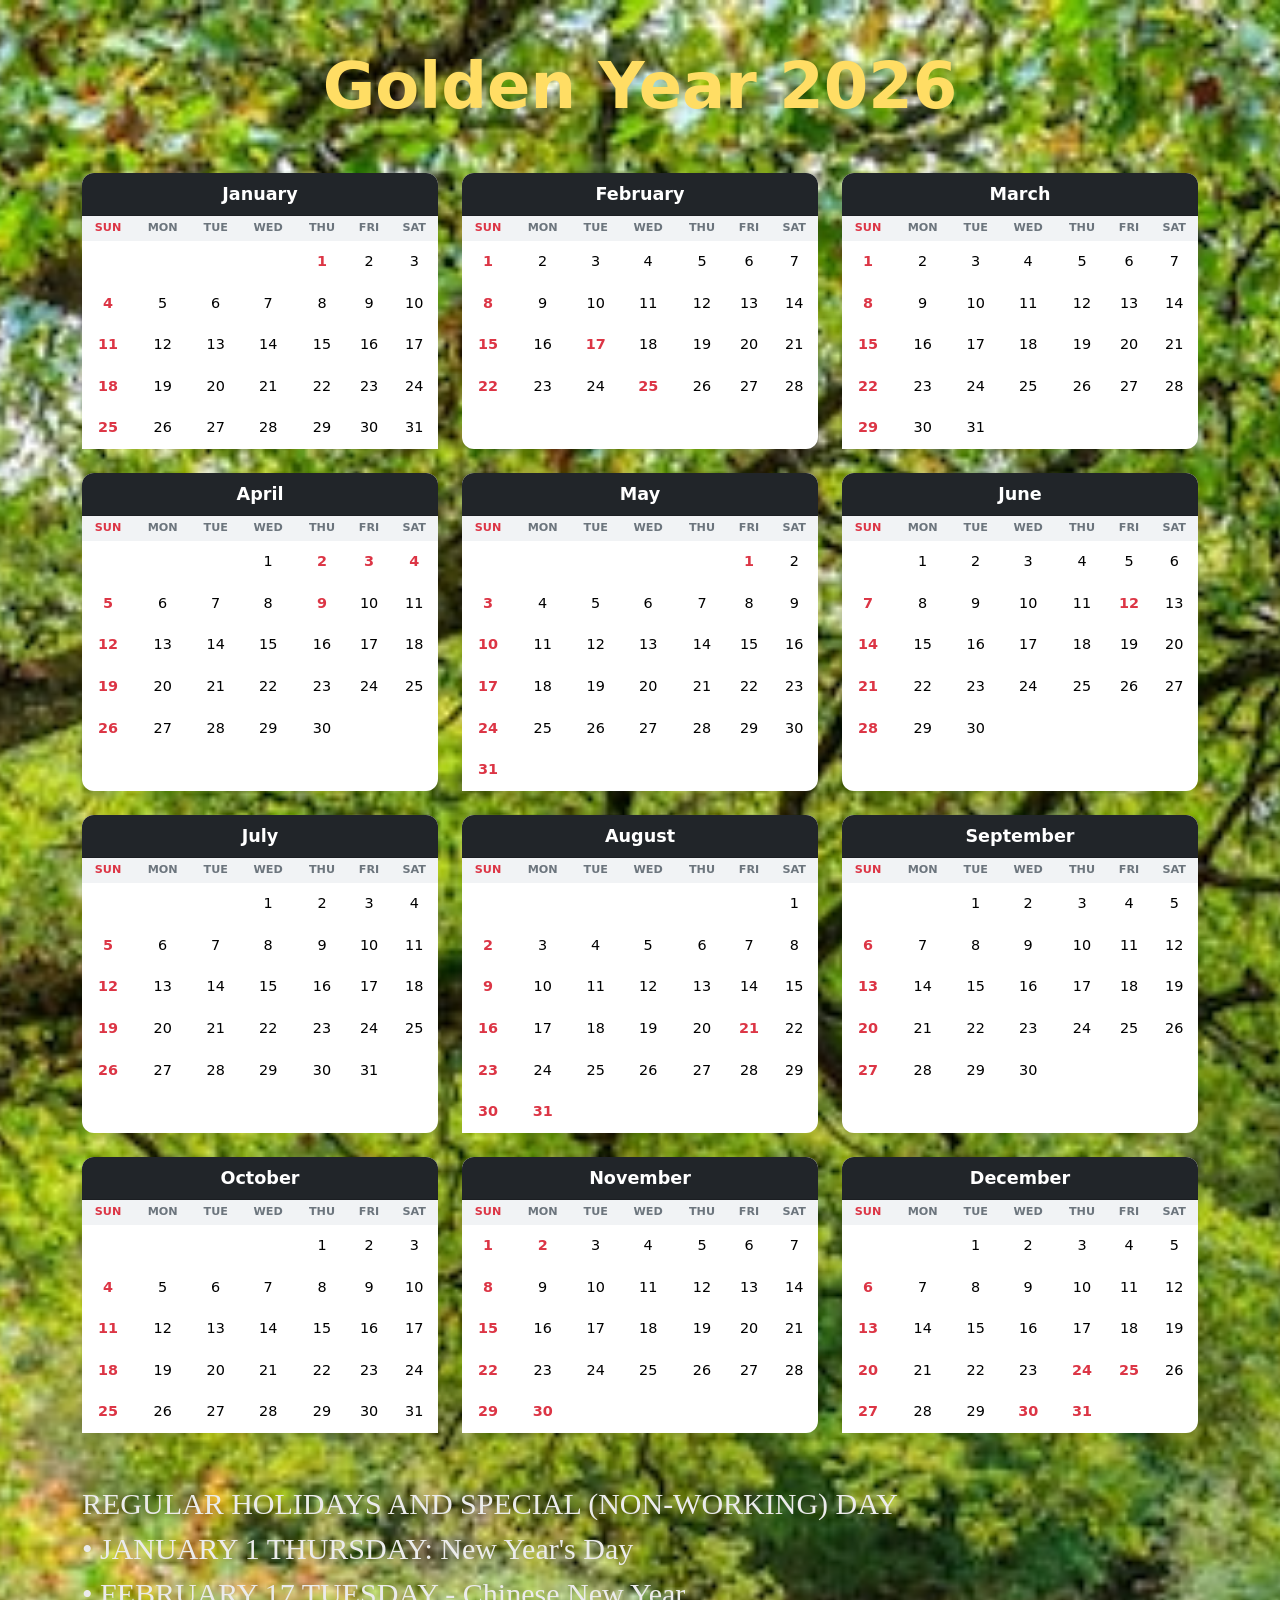
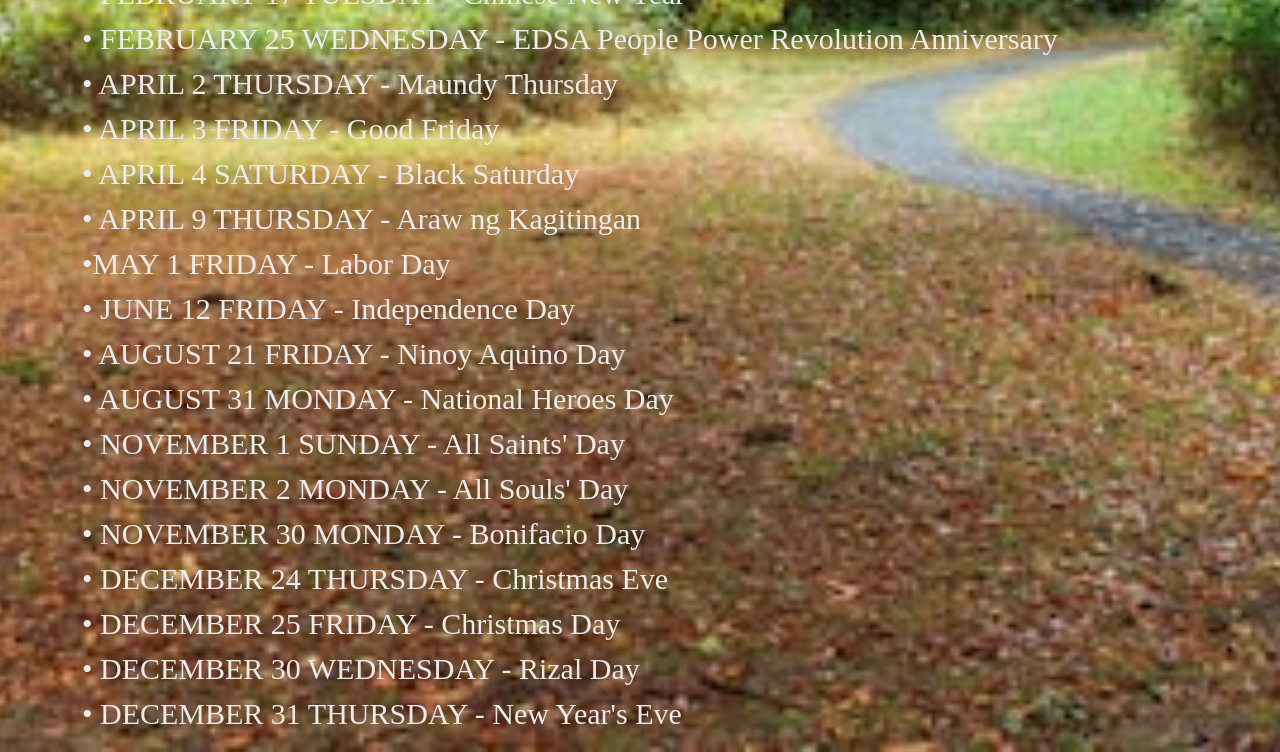
<file: index.html>
<!DOCTYPE html>
<html lang="en">
<head>
    <meta charset="UTF-8">
    <meta name="viewport" content="width=device-width, initial-scale=1.0">
    <title>2026 Yearly Calendar</title>
    <link href="https://cdn.jsdelivr.net/npm/bootstrap@5.3.0/dist/css/bootstrap.min.css" rel="stylesheet">
    <link rel="stylesheet" href="style.css">
</head>
<body>

<div class="container py-5">
    <header class="text-center mb-5">
        <h1 class="display-3 fw-bold" style="color: rgba(255, 221, 100, 1.00);"> Golden Year 2026</h1>
    </header>

    <div id="calendar-grid" class="row g-4">
        </div>
</div>

<div class="container">
  <p class="bottom-text" style="color: rgba(235, 235, 235, 1.00); font-weight:italic; font-size:30px; font-family:sans serif;">REGULAR HOLIDAYS AND SPECIAL (NON-WORKING) DAY<br>
 
• JANUARY 1 THURSDAY: New Year's Day
 <br>
• FEBRUARY 17 TUESDAY - Chinese New Year
<br>
• FEBRUARY 25 WEDNESDAY - EDSA People Power Revolution Anniversary
 <br>
• APRIL 2 THURSDAY - Maundy Thursday
<br>
• APRIL 3 FRIDAY - Good Friday
<br>
• APRIL 4 SATURDAY - Black Saturday
<br>
• APRIL 9 THURSDAY - Araw ng Kagitingan
 <br>
•MAY 1 FRIDAY - Labor Day
 <br>
• JUNE 12 FRIDAY - Independence Day
 <br>
• AUGUST 21 FRIDAY - Ninoy Aquino Day
<br>
• AUGUST 31 MONDAY - National Heroes Day
 <br>
• NOVEMBER 1 SUNDAY - All Saints' Day
<br>
•  NOVEMBER 2 MONDAY - All Souls' Day
<br>
•  NOVEMBER 30 MONDAY - Bonifacio Day
<br>
•  DECEMBER 24 THURSDAY - Christmas Eve
<br>
• DECEMBER 25 FRIDAY - Christmas Day
<br>
• DECEMBER 30 WEDNESDAY - Rizal Day
<br>
• DECEMBER 31 THURSDAY - New Year's Eve


</p>
</div>

<script>
    // Configuration: Add your custom holidays here
    const holidays2026 = [
        "2026-01-01",  "2026-02-17", "2026-02-25", 
        "2026-04-02", "2026-04-03", "2026-04-04",
"2026-04-09", "2026-05-01", "2026-06-12", "2026-08-21", 
        "2026-08-31", "2026-11-01", "2026-11-02",
   "2026-11-30",  "2026-12-24", "2026-12-25",
 "2026-12-30", "2026-12-31",
    ];

    const monthNames = ["January", "February", "March", "April", "May", "June",
                        "July", "August", "September", "October", "November", "December"];

    function initCalendar() {
        const grid = document.getElementById('calendar-grid');
        const year = 2026;

        monthNames.forEach((name, monthIndex) => {
            const firstDay = new Date(year, monthIndex, 1).getDay(); // 0 is Sunday
            const daysInMonth = new Date(year, monthIndex + 1, 0).getDate();

            let html = `
                <div class="col-12 col-md-6 col-lg-4">
                    <div class="card month-card h-100">
                        <div class="card-header text-center fw-bold">${name}</div>
                        <div class="card-body p-0">
                            <table class="table table-sm text-center mb-0">
                                <thead>
                                    <tr>
                                        <th>SUN</th><th>MON</th><th>TUE</th><th>WED</th><th>THU</th><th>FRI</th><th>SAT</th>
                                    </tr>
                                </thead>
                                <tbody><tr>`;
                                

            // Leading empty cells
            for (let i = 0; i < firstDay; i++) html += '<td></td>';
  

            for (let day = 1; day <= daysInMonth; day++) {
                const dateStr = `${year}-${String(monthIndex + 1).padStart(2, '0')}-${String(day).padStart(2, '0')}`;
                const isHoliday = holidays2026.includes(dateStr);
                const className = isHoliday ? 'holiday-day' : '';

                html += `<td class="${className}">${day}</td>`;

                // Wrap rows on Saturday
                if ((day + firstDay) % 7 === 0 && day !== daysInMonth) {
                    html += '</tr><tr>';
                }
            }

            html += '</tr></tbody></table></div></div></div>';
            grid.innerHTML += html;
        });
    }

    initCalendar();
    
   
</script>
</body>
</html>
</file>
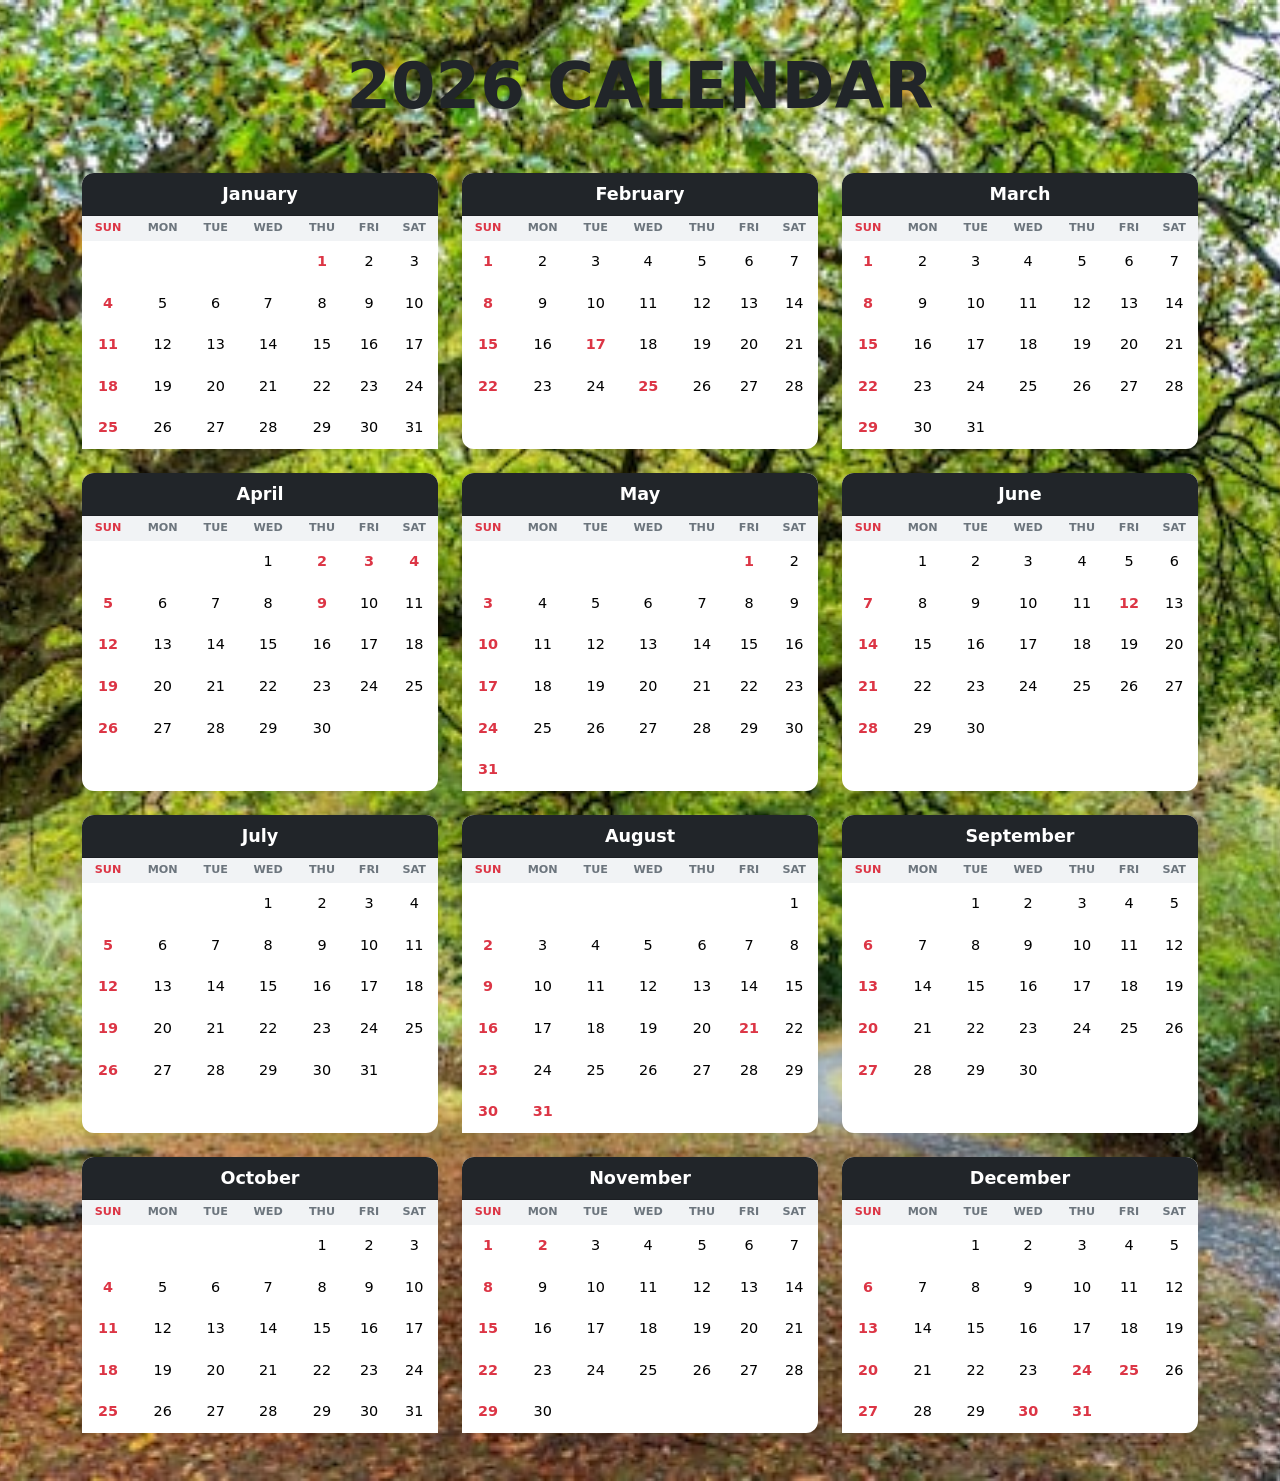
<file: index2.html>
<!DOCTYPE html>
<html lang="en">
<head>
    <meta charset="UTF-8">
    <meta name="viewport" content="width=device-width, initial-scale=1.0">
    <title>2026 Yearly Calendar</title>
    <link href="https://cdn.jsdelivr.net/npm/bootstrap@5.3.0/dist/css/bootstrap.min.css" rel="stylesheet">
    <link rel="stylesheet" href="style2.css">
</head>
<body>

<div class="container py-5">
    <header class="text-center mb-5">
        <h1 class="display-3 fw-bold">2026 CALENDAR</h1>
    </header>

    <div id="calendar-grid" class="row g-4">
        </div>
</div>

<script>
    // Configuration: Add your custom holidays here
    const holidays2026 = [
        "2026-01-01",  "2026-02-17", "2026-02-25", 
        "2026-04-02", "2026-04-03", "2026-04-04",
"2026-04-09", "2026-05-01", "2026-06-12", "2026-08-21", 
        "2026-08-31", "2026-11-01", "2026-11-02",
   "2026-11-31",  "2026-12-24", "2026-12-25",
 "2026-12-30", "2026-12-31",
    ];

    const monthNames = ["January", "February", "March", "April", "May", "June",
                        "July", "August", "September", "October", "November", "December"];

    function initCalendar() {
        const grid = document.getElementById('calendar-grid');
        const year = 2026;

        monthNames.forEach((name, monthIndex) => {
            const firstDay = new Date(year, monthIndex, 1).getDay(); // 0 is Sunday
            const daysInMonth = new Date(year, monthIndex + 1, 0).getDate();

            let html = `
                <div class="col-12 col-md-6 col-lg-4">
                    <div class="card month-card h-100">
                        <div class="card-header text-center fw-bold">${name}</div>
                        <div class="card-body p-0">
                            <table class="table table-sm text-center mb-0">
                                <thead>
                                    <tr>
                                        <th>SUN</th><th>MON</th><th>TUE</th><th>WED</th><th>THU</th><th>FRI</th><th>SAT</th>
                                    </tr>
                                </thead>
                                <tbody><tr>`;

            // Leading empty cells
            for (let i = 0; i < firstDay; i++) html += '<td></td>';

            for (let day = 1; day <= daysInMonth; day++) {
                const dateStr = `${year}-${String(monthIndex + 1).padStart(2, '0')}-${String(day).padStart(2, '0')}`;
                const isHoliday = holidays2026.includes(dateStr);
                const className = isHoliday ? 'holiday-day' : '';

                html += `<td class="${className}">${day}</td>`;

                // Wrap rows on Saturday
                if ((day + firstDay) % 7 === 0 && day !== daysInMonth) {
                    html += '</tr><tr>';
                }
            }

            html += '</tr></tbody></table></div></div></div>';
            grid.innerHTML += html;
        });
    }

    initCalendar();
</script>
</body>
</html>
</file>
<file: style.css>
body {
  background-image: url("tree.jpg");
  background-size: cover;        
  background-repeat: no-repeat;  
  background-position: center;   
}

.month-card {
    border: none;
    box-shadow: 0 4px 12px rgba(0, 0, 0, 0.08);
    border-radius: 12px;
}

.card-header {
    background-color: #212529 !important;
    color: #fff !important;
    border-radius: 12px 12px 0 0 !important;
    font-size: 1.1rem;
}

.table thead th {
    background-color: #f1f3f5;
    font-size: 0.7rem;
    color: #6c757d;
    border-bottom: none;
}

.table td {
    padding: 10px 0;
    font-size: 0.9rem;
    border: none;
}

/* Red Color for Sundays (The first column in Sun-Sat arrangement) */
.table td:first-child, 
.table th:first-child {
    color: #dc3545 !important;
    font-weight: bold;
}

/* Red Color for Holidays */
.holiday-day {
    color: #dc3545 !important;
    font-weight: bold;
    background-color: rgba(220, 53, 69, 0.1);
    border-radius: 4px;
}
</file>
<file: style2.css>
body {
  background-image: url("tree.jpg");
  background-size: cover;        
  background-repeat: no-repeat;  
  background-position: center;   
}

.month-card {
    border: none;
    box-shadow: 0 4px 12px rgba(0, 0, 0, 0.08);
    border-radius: 12px;
}

.card-header {
    background-color: #212529 !important;
    color: #fff !important;
    border-radius: 12px 12px 0 0 !important;
    font-size: 1.1rem;
}

.table thead th {
    background-color: #f1f3f5;
    font-size: 0.7rem;
    color: #6c757d;
    border-bottom: none;
}

.table td {
    padding: 10px 0;
    font-size: 0.9rem;
    border: none;
}

/* Red Color for Sundays (The first column in Sun-Sat arrangement) */
.table td:first-child, 
.table th:first-child {
    color: #dc3545 !important;
    font-weight: bold;
}

/* Red Color for Holidays */
.holiday-day {
    color: #dc3545 !important;
    font-weight: bold;
    background-color: rgba(220, 53, 69, 0.1);
    border-radius: 4px;
}
</file>
